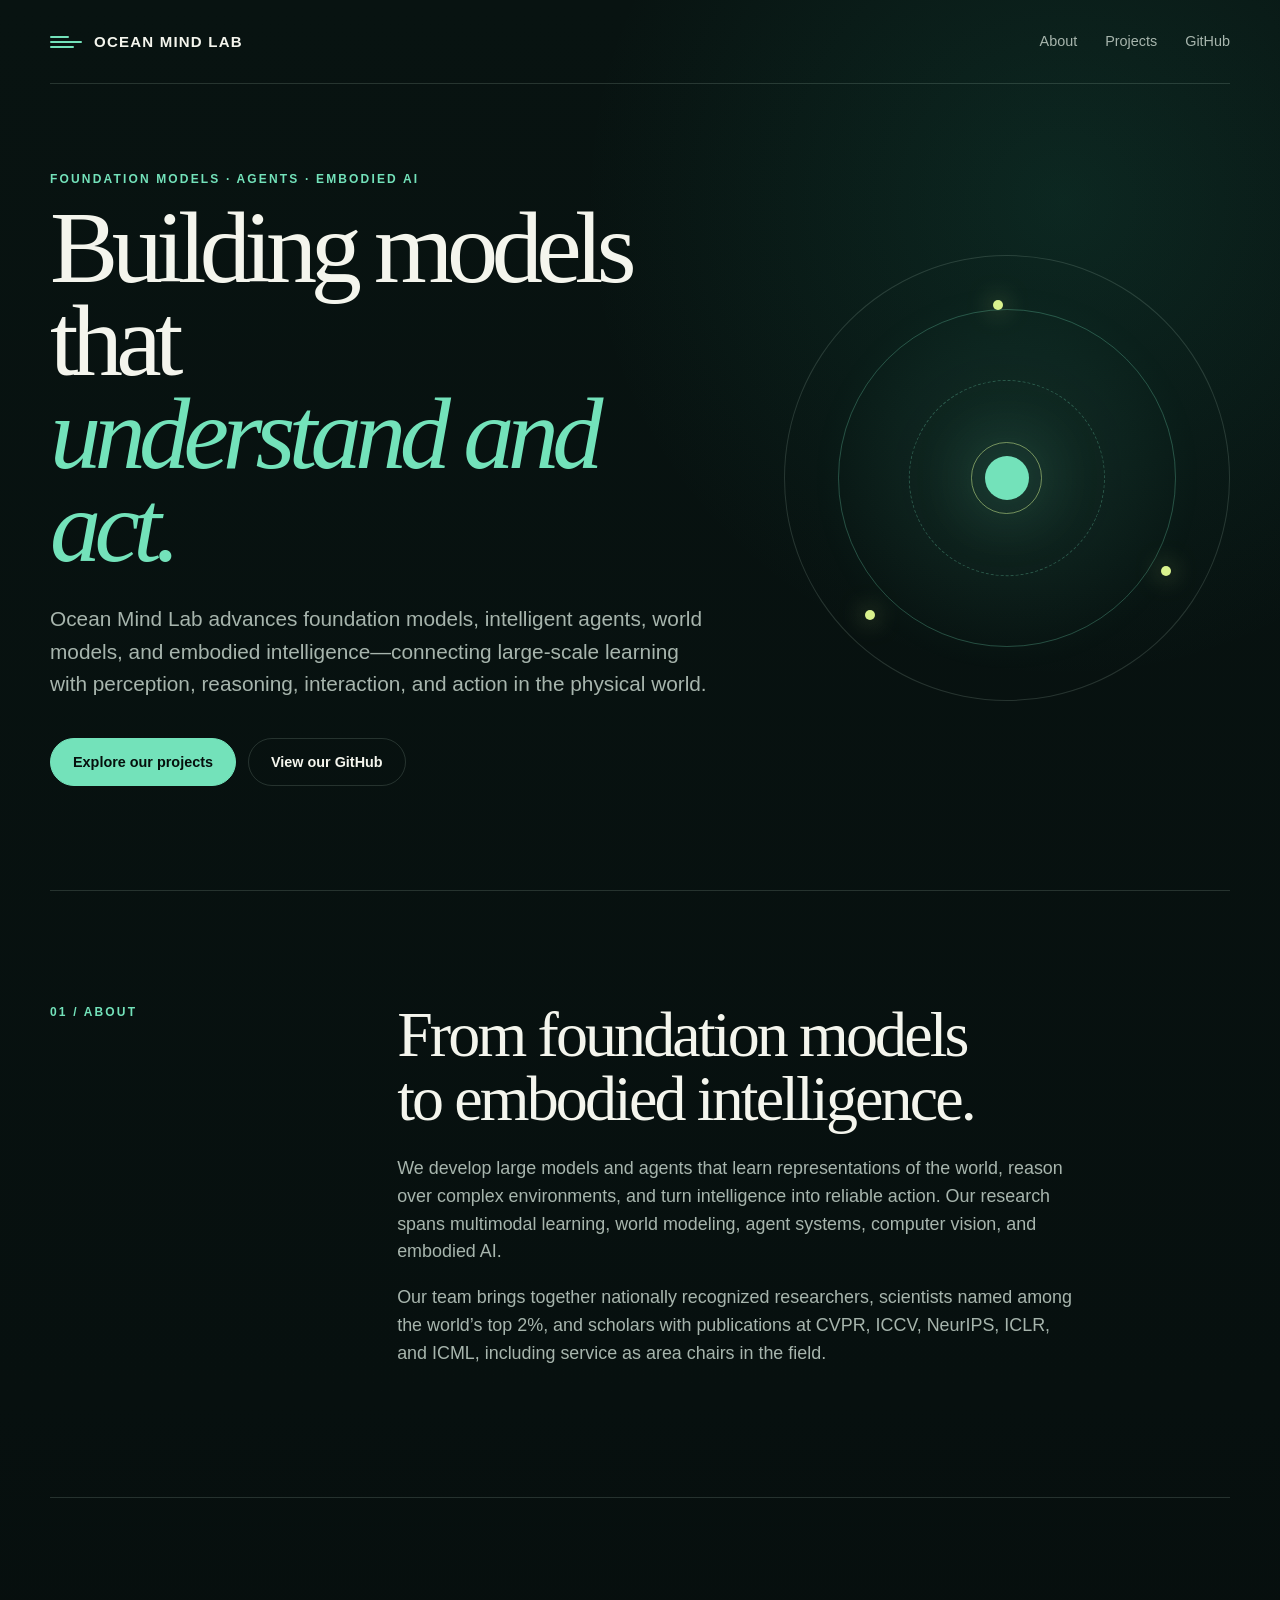
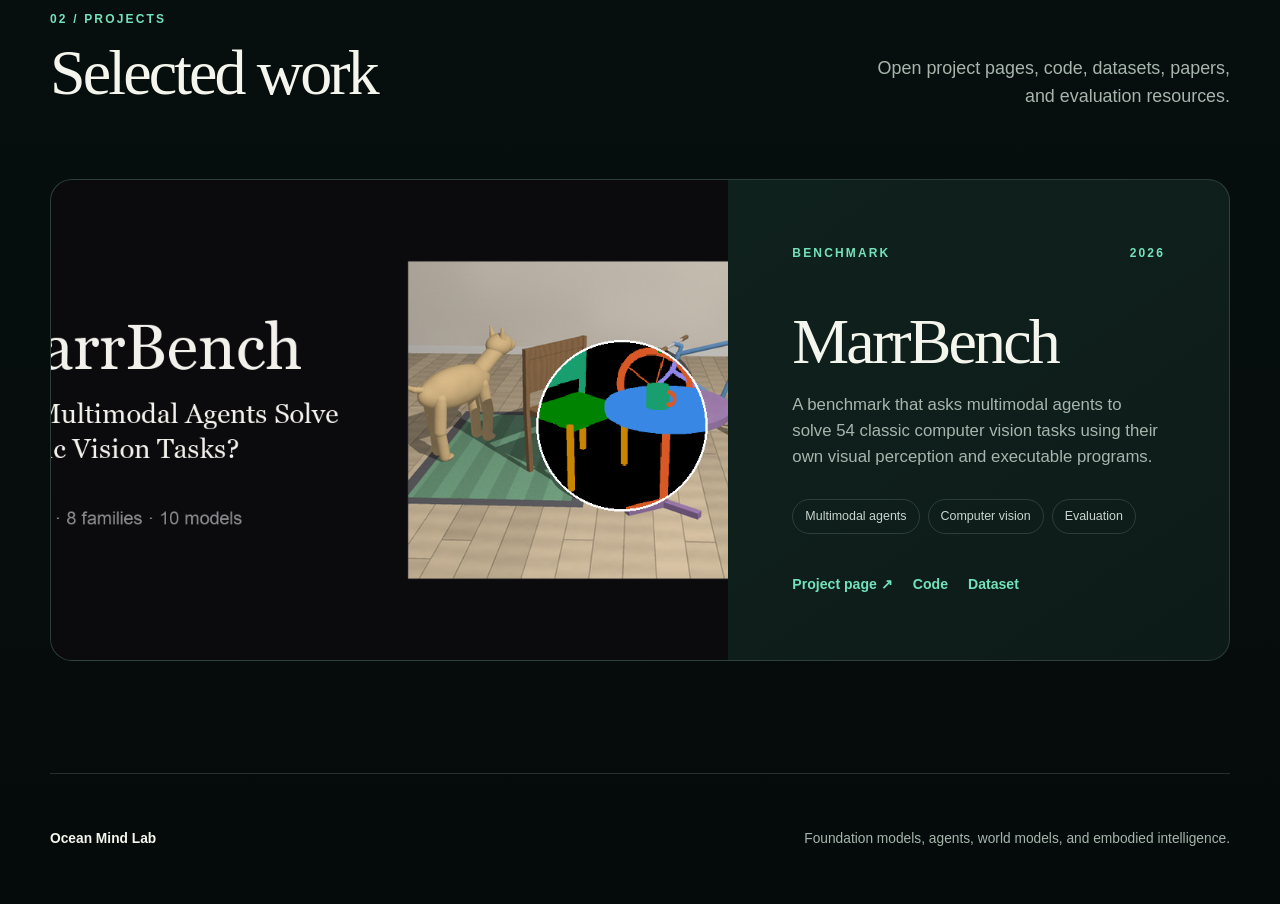
<file: index.html>
<!doctype html>
<html lang="en">
  <head>
    <meta charset="UTF-8" />
    <meta name="viewport" content="width=device-width, initial-scale=1" />
    <meta
      name="description"
      content="Ocean Mind Lab advances foundation models, intelligent agents, world models, and embodied intelligence."
    />
    <meta name="theme-color" content="#071412" />
    <meta property="og:type" content="website" />
    <meta property="og:title" content="Ocean Mind Lab" />
    <meta
      property="og:description"
      content="Research in foundation models, intelligent agents, world models, and embodied intelligence."
    />
    <meta property="og:url" content="https://ocean-mind-lab.github.io/" />
    <link rel="canonical" href="https://ocean-mind-lab.github.io/" />
    <link rel="icon" href="favicon.svg" type="image/svg+xml" />
    <link rel="stylesheet" href="styles.css" />
    <title>Ocean Mind Lab</title>
  </head>
  <body>
    <header class="site-header">
      <a class="brand" href="./" aria-label="Ocean Mind Lab home">
        <span class="brand-mark" aria-hidden="true"><i></i><i></i><i></i></span>
        <span>Ocean Mind Lab</span>
      </a>
      <nav aria-label="Primary navigation">
        <a href="#about">About</a>
        <a href="#projects">Projects</a>
        <a href="https://github.com/Ocean-Mind-Lab" target="_blank" rel="noreferrer">GitHub</a>
      </nav>
    </header>

    <main>
      <section class="hero" aria-labelledby="hero-title">
        <div class="hero-copy">
          <p class="eyebrow">Foundation Models · Agents · Embodied AI</p>
          <h1 id="hero-title">Building models that<br /><em>understand and act.</em></h1>
          <p class="hero-lede">
            Ocean Mind Lab advances foundation models, intelligent agents, world
            models, and embodied intelligence—connecting large-scale learning with
            perception, reasoning, interaction, and action in the physical world.
          </p>
          <div class="hero-actions">
            <a class="button button-primary" href="#projects">Explore our projects</a>
            <a class="button button-quiet" href="https://github.com/Ocean-Mind-Lab" target="_blank" rel="noreferrer">View our GitHub</a>
          </div>
        </div>
        <div class="hero-art" aria-hidden="true">
          <div class="orbit orbit-a"></div>
          <div class="orbit orbit-b"></div>
          <div class="orbit orbit-c"></div>
          <div class="core"><span></span></div>
          <span class="point point-a"></span>
          <span class="point point-b"></span>
          <span class="point point-c"></span>
        </div>
      </section>

      <section class="about section" id="about" aria-labelledby="about-title">
        <p class="section-index">01 / About</p>
        <div class="section-copy">
          <h2 id="about-title">From foundation models<br />to embodied intelligence.</h2>
          <p>
            We develop large models and agents that learn representations of the
            world, reason over complex environments, and turn intelligence into
            reliable action. Our research spans multimodal learning, world modeling,
            agent systems, computer vision, and embodied AI.
          </p>
          <p>
            Our team brings together nationally recognized researchers, scientists
            named among the world’s top 2%, and scholars with publications at CVPR,
            ICCV, NeurIPS, ICLR, and ICML, including service as area chairs in the field.
          </p>
        </div>
      </section>

      <section class="projects section" id="projects" aria-labelledby="projects-title">
        <div class="section-head">
          <div>
            <p class="section-index">02 / Projects</p>
            <h2 id="projects-title">Selected work</h2>
          </div>
          <p>Open project pages, code, datasets, papers, and evaluation resources.</p>
        </div>

        <article class="project-card">
          <a class="project-visual" href="projects/marrbench/" aria-label="Open the MarrBench project page">
            <img src="projects/marrbench/assets/og-card.png" alt="MarrBench project preview" />
          </a>
          <div class="project-copy">
            <p class="project-meta"><span>Benchmark</span><span>2026</span></p>
            <h3><a href="projects/marrbench/">MarrBench</a></h3>
            <p>
              A benchmark that asks multimodal agents to solve 54 classic computer
              vision tasks using their own visual perception and executable programs.
            </p>
            <ul class="tags" aria-label="MarrBench topics">
              <li>Multimodal agents</li>
              <li>Computer vision</li>
              <li>Evaluation</li>
            </ul>
            <div class="project-links">
              <a href="projects/marrbench/">Project page <span aria-hidden="true">↗</span></a>
              <a href="https://github.com/OceanMind-Lab/MarrBench" target="_blank" rel="noreferrer">Code</a>
              <a href="https://huggingface.co/datasets/OceanMind-Lab/MarrBench" target="_blank" rel="noreferrer">Dataset</a>
            </div>
          </div>
        </article>
      </section>
    </main>

    <footer>
      <p>Ocean Mind Lab</p>
      <p>Foundation models, agents, world models, and embodied intelligence.</p>
    </footer>
  </body>
</html>
</file>
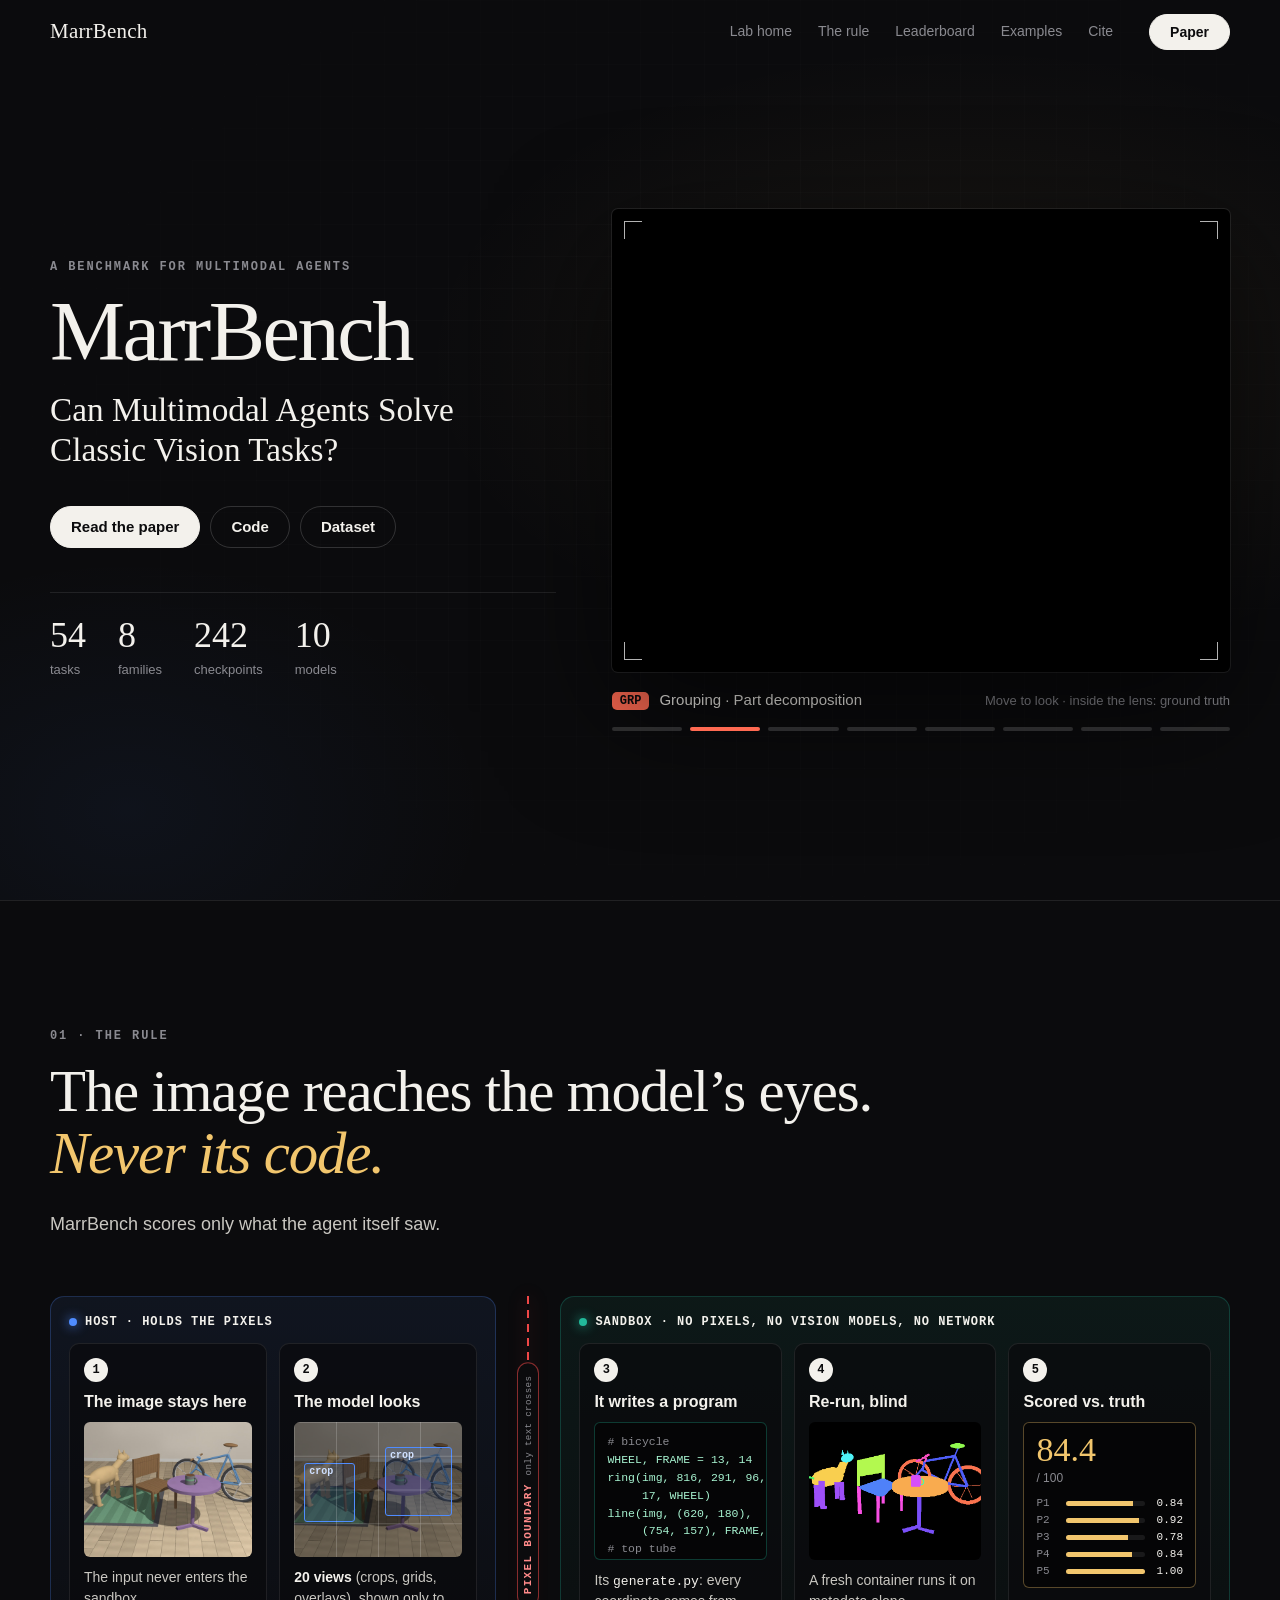
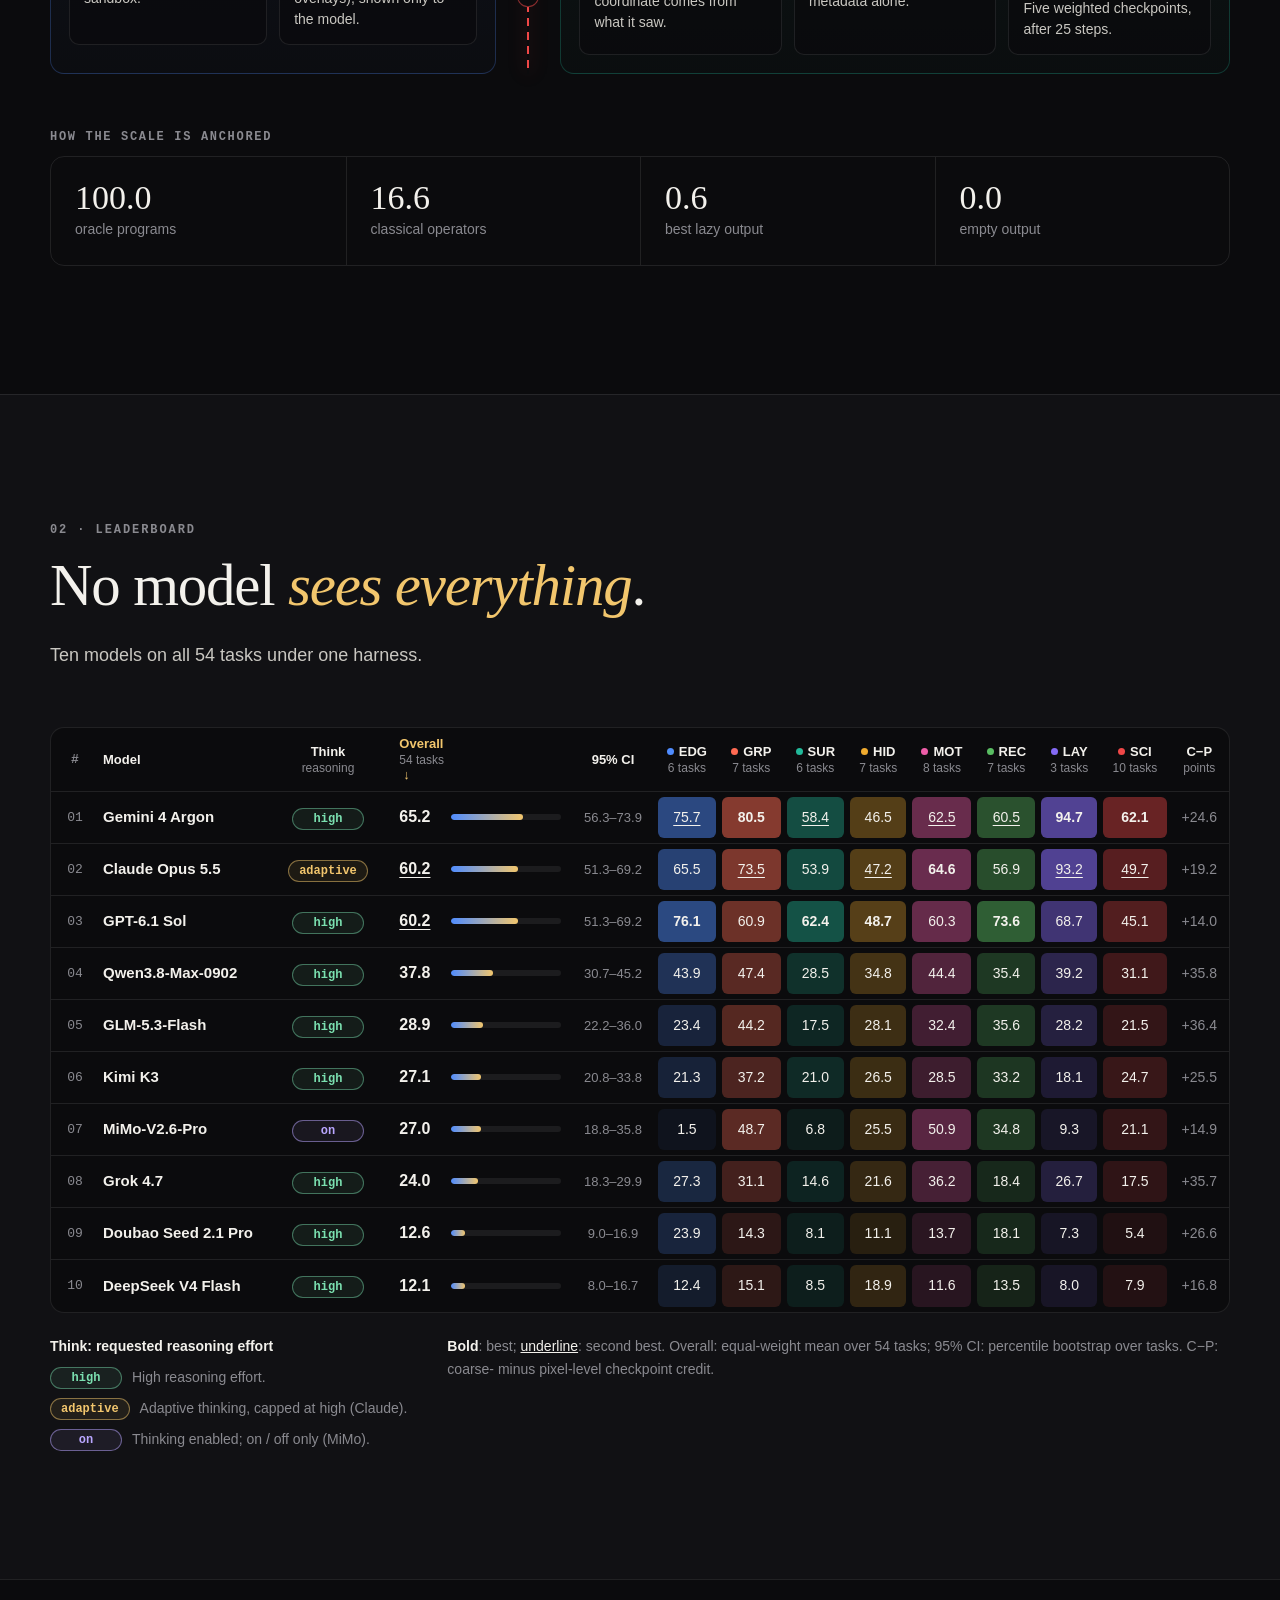
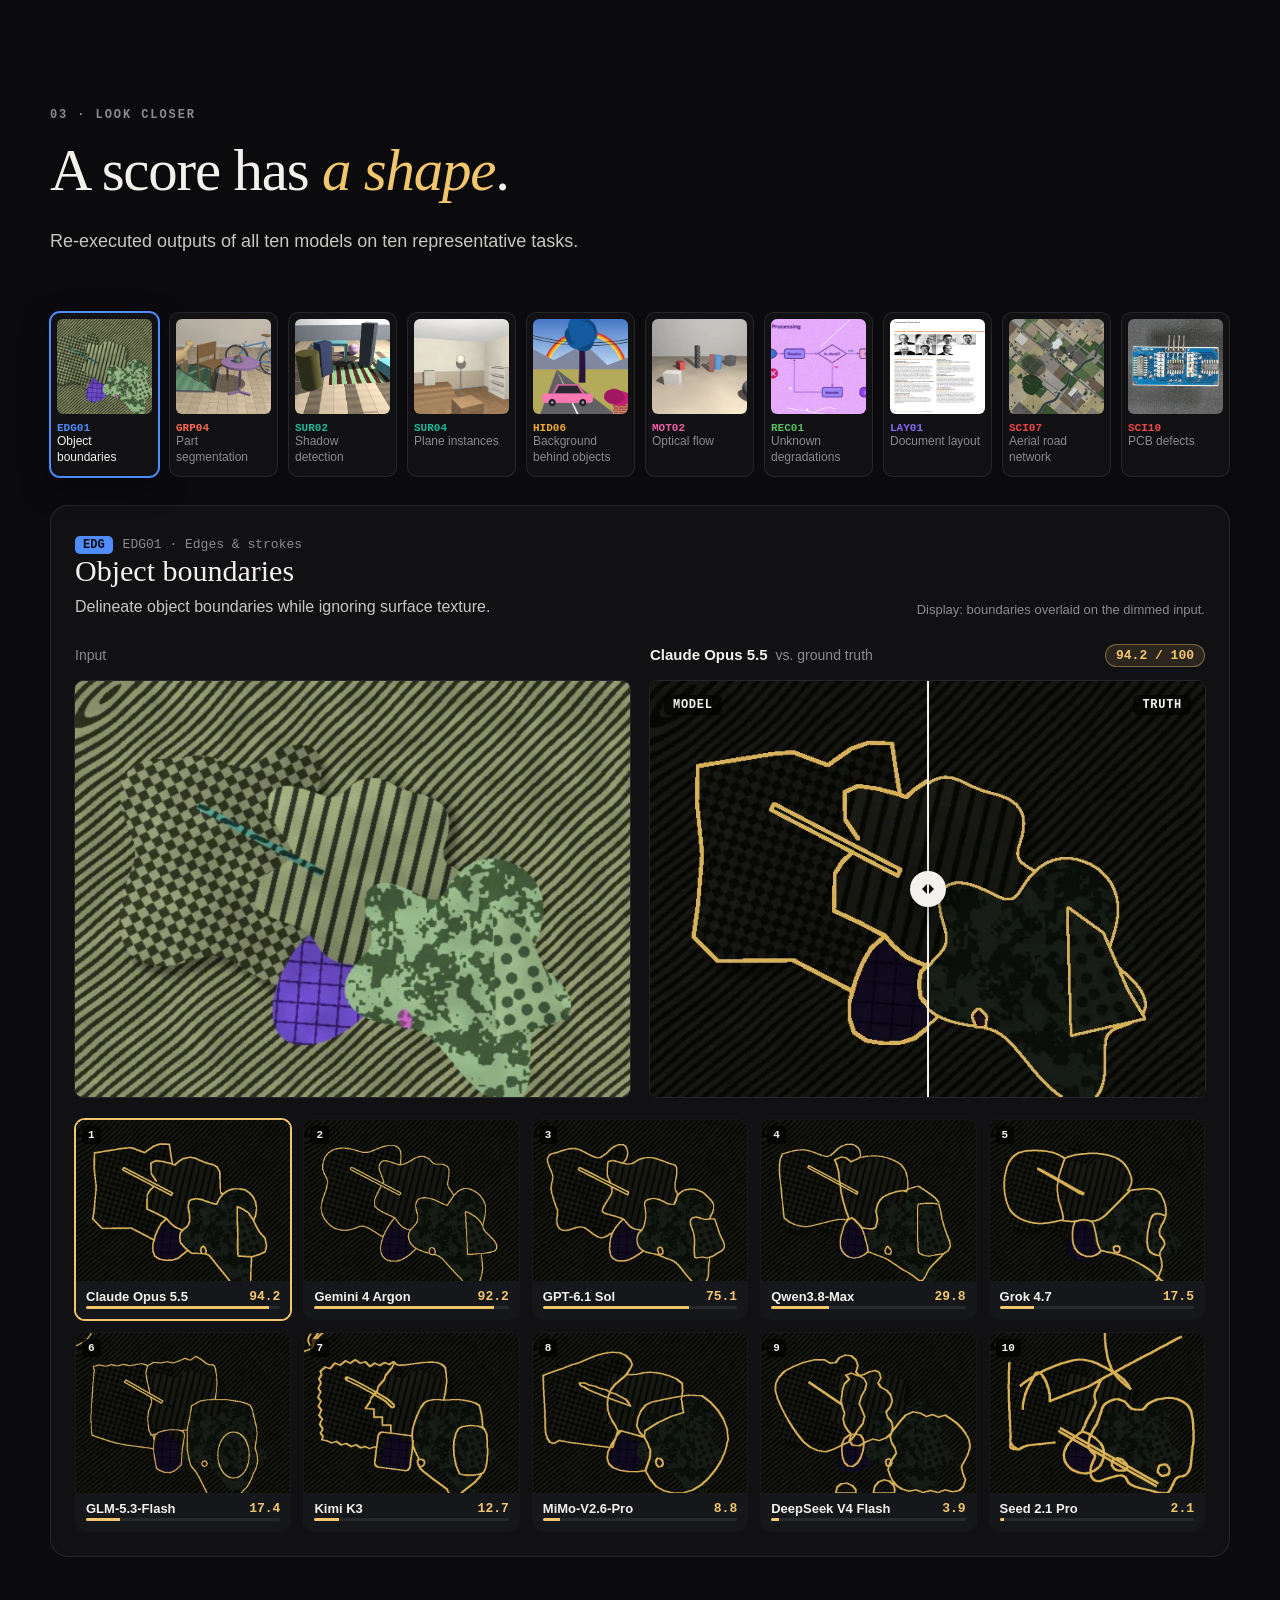
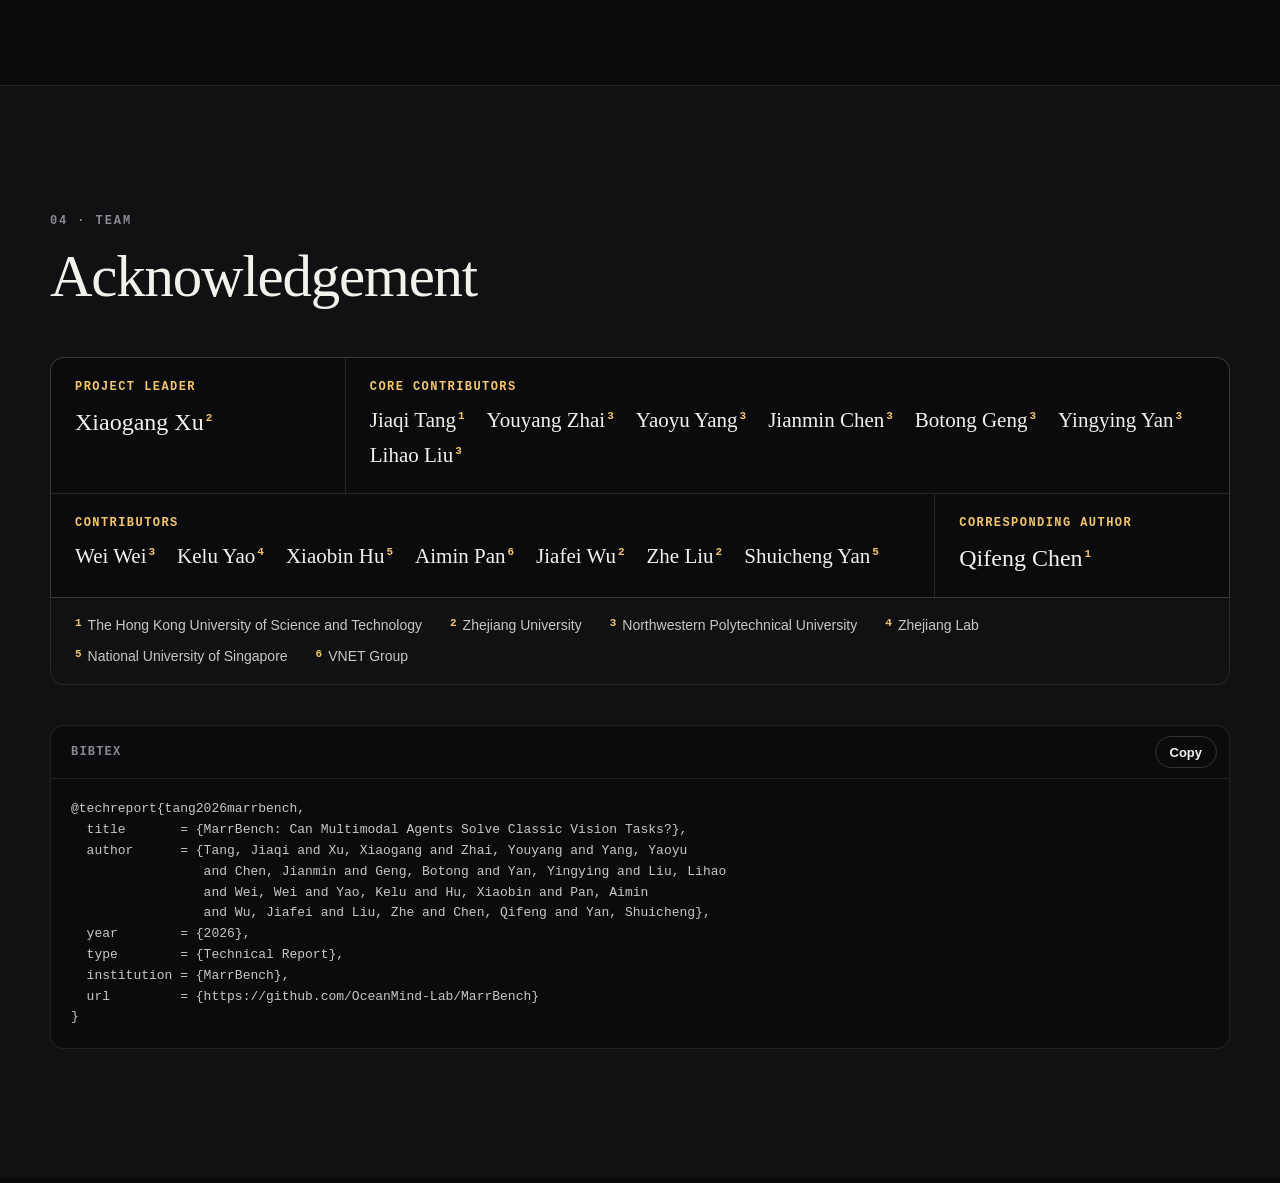
<file: projects/marrbench/index.html>
<!doctype html>
<html lang="en">
  <head>
    <meta charset="UTF-8" />
    <meta name="viewport" content="width=device-width, initial-scale=1" />
    <meta
      name="description"
      content="MarrBench: 54 classic vision tasks for multimodal agents. The image reaches only the model's vision encoder; the answer is drawn by a program re-executed without images."
    />
    <meta name="theme-color" content="#0a0a0c" />
    <meta property="og:type" content="website" />
    <meta property="og:title" content="MarrBench: Can Multimodal Agents Solve Classic Vision Tasks?" />
    <meta
      property="og:description"
      content="54 tasks in 8 families. Images reach only the vision encoder; programs are re-executed without images and scored against hidden ground truth."
    />
    <meta property="og:url" content="https://ocean-mind-lab.github.io/projects/marrbench/" />
    <meta property="og:image" content="https://ocean-mind-lab.github.io/projects/marrbench/assets/og-card.png" />
    <meta name="twitter:card" content="summary_large_image" />
    <link rel="canonical" href="https://ocean-mind-lab.github.io/projects/marrbench/" />
    <link rel="icon" href="../../favicon.svg" type="image/svg+xml" />
    <title>MarrBench: Can Multimodal Agents Solve Classic Vision Tasks?</title>
    <link rel="manifest" href="site.webmanifest" />
    <link rel="stylesheet" href="styles.css?v=20261112g" />
    <script src="data/benchmark.js?v=20261112g" defer></script>
    <script src="data/cases.js?v=20261112g" defer></script>
    <script src="app.js?v=20261112g" defer></script>
  </head>
  <body>
    <a class="skip-link" href="#main">Skip to content</a>

    <header class="topbar" data-topbar>
      <a class="wordmark" href="#top">MarrBench</a>
      <nav class="nav" aria-label="Sections">
        <a href="../../">Lab home</a>
        <a href="#rule">The rule</a>
        <a href="#leaderboard">Leaderboard</a>
        <a href="#examples">Examples</a>
        <a href="#citation">Cite</a>
      </nav>
      <a class="pill pill-light" href="assets/MarrBench_Report.pdf">Paper</a>
    </header>

    <main id="main">
      <!-- Hero: a real benchmark input, seen through a lens that reveals its ground truth. -->
      <section class="hero" id="top">
        <div class="hero-copy">
          <p class="kicker">A benchmark for multimodal agents</p>
          <h1>MarrBench</h1>
          <p class="tagline">Can Multimodal Agents Solve Classic Vision Tasks?</p>
          <div class="hero-actions">
            <a class="pill pill-light" href="assets/MarrBench_Report.pdf">Read the paper</a>
            <a class="pill" href="https://github.com/OceanMind-Lab/MarrBench" target="_blank" rel="noreferrer">Code</a>
            <a class="pill" href="https://huggingface.co/datasets/OceanMind-Lab/MarrBench" target="_blank" rel="noreferrer">Dataset</a>
          </div>
          <dl class="hero-stats">
            <div><dt>tasks</dt><dd data-count="54">54</dd></div>
            <div><dt>families</dt><dd data-count="8">8</dd></div>
            <div><dt>checkpoints</dt><dd data-count="242">242</dd></div>
            <div><dt>models</dt><dd data-count="10">10</dd></div>
          </dl>
        </div>

        <figure class="lens-stage" aria-label="Benchmark input with a lens that reveals its ground truth">
          <div class="lens-frame">
            <canvas id="lens" aria-hidden="true"></canvas>
            <span class="corner tl"></span><span class="corner tr"></span><span class="corner bl"></span><span class="corner br"></span>
          </div>
          <figcaption class="lens-caption">
            <span class="lens-tag" id="lens-tag">EDG</span>
            <span id="lens-name">Edges &amp; strokes</span>
            <span class="lens-hint">Move to look · inside the lens: ground truth</span>
          </figcaption>
          <div class="lens-dots" id="lens-dots" role="tablist" aria-label="Task family shown in the lens"></div>
        </figure>
      </section>

      <!-- The rule -->
      <section class="section" id="rule">
        <div class="wrap">
          <p class="eyebrow">01 · The rule</p>
          <h2 class="display">The image reaches the model’s eyes.<br /><em>Never its code.</em></h2>
          <p class="lede">
            MarrBench scores only what the agent itself saw.
          </p>

          <div class="flow">
            <div class="zone zone-host">
              <p class="zone-label"><i></i>Host · holds the pixels</p>
              <div class="zone-steps">
                <article class="step">
                  <span class="step-n">1</span>
                  <h3>The image stays here</h3>
                  <div class="step-art"><img src="assets/families/grp-input.png" alt="GRP04 input scene" loading="lazy" /></div>
                  <p>The input never enters the sandbox.</p>
                </article>
                <article class="step">
                  <span class="step-n">2</span>
                  <h3>The model looks</h3>
                  <div class="step-art step-views">
                    <img src="assets/families/grp-input.png" alt="" loading="lazy" />
                    <span class="view v1">crop</span><span class="view v2">crop</span><span class="view-grid"></span>
                  </div>
                  <p><b>20 views</b> (crops, grids, overlays), shown only to the model.</p>
                </article>
              </div>
            </div>

            <div class="boundary" aria-label="Pixel boundary: only text crosses">
              <span class="boundary-line"></span>
              <span class="boundary-tag">Pixel boundary<small>only text crosses</small></span>
            </div>

            <div class="zone zone-box">
              <p class="zone-label"><i></i>Sandbox · no pixels, no vision models, no network</p>
              <div class="zone-steps zone-steps-3">
                <article class="step">
                  <span class="step-n">3</span>
                  <h3>It writes a program</h3>
                  <pre class="step-code" aria-label="Excerpt of the model's generate.py"><code><i># bicycle</i>
WHEEL, FRAME = 13, 14
ring(img, 816, 291, 96, 90,
     17, WHEEL)
line(img, (620, 180),
     (754, 157), FRAME, 10)
<i># top tube</i></code></pre>
                  <p>Its <code>generate.py</code>: every coordinate comes from what it saw.</p>
                </article>
                <article class="step">
                  <span class="step-n">4</span>
                  <h3>Re-run, blind</h3>
                  <div class="step-art"><img src="assets/cases/grp04/opus55.png" alt="Re-executed part map" loading="lazy" /></div>
                  <p>A fresh container runs it on metadata alone.</p>
                </article>
                <article class="step step-score">
                  <span class="step-n">5</span>
                  <h3>Scored vs. truth</h3>
                  <div class="score-card">
                    <strong>84.4</strong><span>/ 100</span>
                    <ul id="cp-list" aria-label="Checkpoint credits"></ul>
                  </div>
                  <p>Five weighted checkpoints, after 25 steps.</p>
                </article>
              </div>
            </div>
          </div>

          <p class="calib-title">How the scale is anchored</p>
          <div class="calib" aria-label="Score calibration">
            <div><b>100.0</b><span>oracle programs</span></div>
            <div><b>16.6</b><span>classical operators</span></div>
            <div><b>0.6</b><span>best lazy output</span></div>
            <div><b>0.0</b><span>empty output</span></div>
          </div>
        </div>
      </section>

      <!-- Leaderboard -->
      <section class="section section-tint" id="leaderboard">
        <div class="wrap">
          <p class="eyebrow">02 · Leaderboard</p>
          <h2 class="display">No model <em>sees everything</em>.</h2>
          <p class="lede">
            Ten models on all 54 tasks under one harness.
          </p>

          <div class="board-shell">
            <table class="board" id="board">
              <thead></thead>
              <tbody></tbody>
            </table>
          </div>

          <div class="board-foot">
            <div class="think-legend" id="think-legend" aria-label="Think: requested reasoning effort"></div>
            <p>
              <b>Bold</b>: best; <u>underline</u>: second best. Overall: equal-weight mean over 54 tasks; 95% CI:
              percentile bootstrap over tasks. C−P: coarse- minus pixel-level checkpoint credit.
            </p>
          </div>
        </div>
      </section>

      <!-- Examples -->
      <section class="section" id="examples">
        <div class="wrap">
          <p class="eyebrow">03 · Look closer</p>
          <h2 class="display">A score has <em>a shape</em>.</h2>
          <p class="lede">
            Re-executed outputs of all ten models on ten representative tasks.
          </p>

          <div class="strip" id="case-strip" role="tablist" aria-label="Task"></div>

          <div class="viewer">
            <header class="viewer-head">
              <div>
                <p class="viewer-kicker"><span class="tag" id="case-tag"></span><span id="case-id"></span></p>
                <h3 id="case-title"></h3>
                <p id="case-desc"></p>
              </div>
              <p class="viewer-rule" id="case-rule"></p>
            </header>

            <div class="viewer-main">
              <figure class="viewer-input">
                <figcaption>Input</figcaption>
                <img id="case-input" alt="Task input" />
              </figure>
              <figure class="viewer-compare">
                <figcaption><b id="case-model"></b><span class="vs">vs. ground truth</span><span class="score-pill" id="case-score"></span></figcaption>
                <div class="split" id="case-split" data-split>
                  <img class="split-under" id="case-target" alt="Ground truth" />
                  <div class="split-over"><img id="case-output" alt="Model output" /><div class="no-output" id="case-empty">No valid program (score 0)</div></div>
                  <div class="split-handle" aria-hidden="true"><i></i></div>
                  <span class="split-label split-label-l">Model</span>
                  <span class="split-label split-label-r">Truth</span>
                  <input class="split-range" type="range" min="0" max="100" value="50" aria-label="Compare model output and ground truth" />
                </div>
              </figure>
            </div>

            <div class="model-grid" id="model-grid" role="tablist" aria-label="Model"></div>
          </div>
        </div>
      </section>

      <!-- Team and citation -->
      <section class="section section-tint" id="citation">
        <div class="wrap">
          <p class="eyebrow">04 · Team</p>
          <h2 class="display">Acknowledgement</h2>

          <div class="credits">
            <div class="credit-group credit-lead">
              <p class="role">Project leader</p>
              <p class="names"><span>Xiaogang Xu<sup>2</sup></span></p>
            </div>
            <div class="credit-group credit-core">
              <p class="role">Core contributors</p>
              <p class="names">
                <span>Jiaqi Tang<sup>1</sup></span><span>Youyang Zhai<sup>3</sup></span><span>Yaoyu Yang<sup>3</sup></span>
                <span>Jianmin Chen<sup>3</sup></span><span>Botong Geng<sup>3</sup></span><span>Yingying Yan<sup>3</sup></span>
                <span>Lihao Liu<sup>3</sup></span>
              </p>
            </div>
            <div class="credit-group credit-other">
              <p class="role">Contributors</p>
              <p class="names">
                <span>Wei Wei<sup>3</sup></span><span>Kelu Yao<sup>4</sup></span><span>Xiaobin Hu<sup>5</sup></span>
                <span>Aimin Pan<sup>6</sup></span><span>Jiafei Wu<sup>2</sup></span><span>Zhe Liu<sup>2</sup></span>
                <span>Shuicheng Yan<sup>5</sup></span>
              </p>
            </div>
            <div class="credit-group credit-corr">
              <p class="role">Corresponding author</p>
              <p class="names"><span>Qifeng Chen<sup>1</sup></span></p>
            </div>
          </div>

          <ol class="affils" aria-label="Affiliations">
            <li>The Hong Kong University of Science and Technology</li><li>Zhejiang University</li>
            <li>Northwestern Polytechnical University</li><li>Zhejiang Lab</li>
            <li>National University of Singapore</li><li>VNET Group</li>
          </ol>

          <div class="cite">
            <div class="cite-top">
              <span>BibTeX</span>
              <button type="button" class="pill pill-small" id="copy-cite">Copy</button>
            </div>
            <pre><code id="cite-code">@techreport{tang2026marrbench,
  title       = {MarrBench: Can Multimodal Agents Solve Classic Vision Tasks?},
  author      = {Tang, Jiaqi and Xu, Xiaogang and Zhai, Youyang and Yang, Yaoyu
                 and Chen, Jianmin and Geng, Botong and Yan, Yingying and Liu, Lihao
                 and Wei, Wei and Yao, Kelu and Hu, Xiaobin and Pan, Aimin
                 and Wu, Jiafei and Liu, Zhe and Chen, Qifeng and Yan, Shuicheng},
  year        = {2026},
  type        = {Technical Report},
  institution = {MarrBench},
  url         = {https://github.com/OceanMind-Lab/MarrBench}
}</code></pre>
          </div>
        </div>
      </section>
    </main>
  </body>
</html>
</file>
<file: styles.css>
:root {
  color-scheme: dark;
  --bg: #07100f;
  --panel: #0d1b18;
  --panel-2: #112520;
  --text: #f4f5ed;
  --muted: #a7b5ad;
  --line: rgba(196, 228, 212, 0.16);
  --mint: #73e2ba;
  --warm: #d9f28d;
  --max: 1180px;
}

* { box-sizing: border-box; }
html { scroll-behavior: smooth; }

body {
  margin: 0;
  min-width: 320px;
  background:
    radial-gradient(circle at 83% 8%, rgba(45, 190, 151, 0.12), transparent 30rem),
    linear-gradient(180deg, #081311 0%, var(--bg) 56%, #050b0a 100%);
  color: var(--text);
  font-family: Inter, ui-sans-serif, -apple-system, BlinkMacSystemFont, "Segoe UI", sans-serif;
  line-height: 1.55;
}

a { color: inherit; }

.site-header,
main,
footer {
  width: min(calc(100% - 40px), var(--max));
  margin-inline: auto;
}

.site-header {
  min-height: 84px;
  display: flex;
  align-items: center;
  justify-content: space-between;
  border-bottom: 1px solid var(--line);
}

.brand {
  display: inline-flex;
  align-items: center;
  gap: 12px;
  font-size: 0.94rem;
  font-weight: 700;
  letter-spacing: 0.08em;
  text-decoration: none;
  text-transform: uppercase;
}

.brand-mark {
  width: 32px;
  height: 24px;
  display: grid;
  align-content: center;
  gap: 3px;
}

.brand-mark i {
  display: block;
  height: 2px;
  border-radius: 99px;
  background: var(--mint);
}

.brand-mark i:nth-child(1) { width: 60%; }
.brand-mark i:nth-child(2) { width: 100%; }
.brand-mark i:nth-child(3) { width: 76%; }

nav { display: flex; gap: 28px; }

nav a {
  color: var(--muted);
  font-size: 0.9rem;
  text-decoration: none;
}

nav a:hover,
nav a:focus-visible { color: var(--text); }

.hero {
  min-height: 690px;
  display: grid;
  grid-template-columns: minmax(0, 1.2fr) minmax(320px, 0.8fr);
  align-items: center;
  gap: 64px;
  padding: 86px 0 104px;
  border-bottom: 1px solid var(--line);
}

.eyebrow,
.section-index,
.project-meta {
  color: var(--mint);
  font-size: 0.75rem;
  font-weight: 700;
  letter-spacing: 0.18em;
  text-transform: uppercase;
}

h1, h2, h3, p { margin-top: 0; }

h1 {
  max-width: 820px;
  margin-bottom: 30px;
  font-family: Georgia, "Times New Roman", serif;
  font-size: clamp(4rem, 8vw, 7.7rem);
  font-weight: 400;
  letter-spacing: -0.065em;
  line-height: 0.91;
}

h1 em { color: var(--mint); font-weight: 400; }

.hero-lede {
  max-width: 680px;
  color: var(--muted);
  font-size: clamp(1.05rem, 1.7vw, 1.3rem);
}

.hero-actions {
  display: flex;
  flex-wrap: wrap;
  gap: 12px;
  margin-top: 38px;
}

.button {
  display: inline-flex;
  align-items: center;
  min-height: 48px;
  padding: 0 22px;
  border: 1px solid var(--line);
  border-radius: 999px;
  font-size: 0.9rem;
  font-weight: 700;
  text-decoration: none;
}

.button-primary { border-color: var(--mint); background: var(--mint); color: #06100d; }
.button-quiet:hover, .button-quiet:focus-visible { border-color: var(--mint); }

.hero-art {
  position: relative;
  aspect-ratio: 1;
  border: 1px solid var(--line);
  border-radius: 50%;
  background: radial-gradient(circle, rgba(115, 226, 186, 0.09), transparent 62%);
}

.orbit, .core, .point { position: absolute; border-radius: 50%; }
.orbit { inset: 12%; border: 1px solid rgba(115, 226, 186, 0.28); }
.orbit-b { inset: 28%; border-style: dashed; transform: rotate(24deg); }
.orbit-c { inset: 42%; border-color: rgba(217, 242, 141, 0.5); }

.core {
  inset: 45%;
  display: grid;
  place-items: center;
  background: var(--mint);
  box-shadow: 0 0 70px rgba(115, 226, 186, 0.42);
}

.point {
  width: 10px;
  height: 10px;
  background: var(--warm);
  box-shadow: 0 0 24px rgba(217, 242, 141, 0.7);
}

.point-a { top: 10%; left: 47%; }
.point-b { right: 13%; bottom: 28%; }
.point-c { left: 18%; bottom: 18%; }

.section { padding: 112px 0; border-bottom: 1px solid var(--line); }
.about { display: grid; grid-template-columns: 0.34fr 1fr; gap: 64px; }

.section-copy h2,
.section-head h2 {
  margin-bottom: 24px;
  font-family: Georgia, "Times New Roman", serif;
  font-size: clamp(2.8rem, 5vw, 5.1rem);
  font-weight: 400;
  letter-spacing: -0.045em;
  line-height: 1;
}

.section-copy p,
.section-head > p {
  max-width: 680px;
  color: var(--muted);
  font-size: 1.12rem;
}

.section-head {
  display: flex;
  align-items: end;
  justify-content: space-between;
  gap: 40px;
  margin-bottom: 50px;
}

.section-head > p { max-width: 380px; text-align: right; }

.project-card {
  display: grid;
  grid-template-columns: minmax(0, 1.15fr) minmax(330px, 0.85fr);
  overflow: hidden;
  border: 1px solid var(--line);
  border-radius: 22px;
  background: linear-gradient(145deg, var(--panel-2), var(--panel));
}

.project-visual {
  min-height: 430px;
  display: flex;
  align-items: center;
  justify-content: center;
  overflow: hidden;
  background: #09090b;
}

.project-visual img {
  width: 100%;
  height: 100%;
  object-fit: cover;
  transition: transform 500ms ease;
}

.project-visual:hover img { transform: scale(1.025); }
.project-copy { padding: clamp(34px, 5vw, 66px); }

.project-meta {
  display: flex;
  justify-content: space-between;
  margin-bottom: 48px;
}

.project-copy h3 {
  margin-bottom: 18px;
  font-family: Georgia, "Times New Roman", serif;
  font-size: clamp(2.8rem, 5vw, 4.8rem);
  font-weight: 400;
  letter-spacing: -0.045em;
  line-height: 1;
}

.project-copy h3 a { text-decoration: none; }
.project-copy > p:not(.project-meta) { color: var(--muted); font-size: 1.05rem; }

.tags {
  display: flex;
  flex-wrap: wrap;
  gap: 8px;
  padding: 0;
  margin: 28px 0 40px;
  list-style: none;
}

.tags li {
  padding: 7px 12px;
  border: 1px solid var(--line);
  border-radius: 999px;
  color: #c9d5ce;
  font-size: 0.78rem;
}

.project-links { display: flex; flex-wrap: wrap; gap: 20px; }

.project-links a {
  color: var(--mint);
  font-size: 0.88rem;
  font-weight: 700;
  text-decoration: none;
}

.project-links a:hover,
.project-links a:focus-visible { text-decoration: underline; }

footer {
  min-height: 130px;
  display: flex;
  align-items: center;
  justify-content: space-between;
  gap: 30px;
  color: var(--muted);
  font-size: 0.86rem;
}

footer p { margin: 0; }
footer p:first-child { color: var(--text); font-weight: 700; }

@media (max-width: 860px) {
  nav a:not(:last-child) { display: none; }
  .hero { min-height: auto; grid-template-columns: 1fr; padding: 72px 0 88px; }
  .hero-art { width: min(520px, 88vw); justify-self: center; }
  .about, .project-card { grid-template-columns: 1fr; }
  .section-head { align-items: start; flex-direction: column; }
  .section-head > p { text-align: left; }
  .project-visual { min-height: 280px; }
}

@media (max-width: 560px) {
  .site-header, main, footer { width: min(calc(100% - 28px), var(--max)); }
  .site-header { min-height: 70px; }
  .brand { font-size: 0.8rem; }
  h1 { font-size: clamp(3.35rem, 18vw, 5rem); }
  .hero { gap: 48px; }
  .section { padding: 82px 0; }
  .about { gap: 26px; }
  .project-copy { padding: 30px 24px 36px; }
  .project-meta { margin-bottom: 30px; }
  footer { align-items: start; flex-direction: column; justify-content: center; }
}

@media (prefers-reduced-motion: reduce) {
  html { scroll-behavior: auto; }
  *, *::before, *::after { transition: none !important; }
}
</file>
<file: projects/marrbench/styles.css>
/* MarrBench project page.
   Art direction: a dark viewing room. The benchmark's own inputs and ground-truth maps are the artwork;
   type is a large serif for statements and a quiet sans for reading. */

:root {
  --bg: #0b0b0d;
  --bg-2: #111114;
  --panel: #16171b;
  --line: rgba(255, 255, 255, 0.09);
  --line-2: rgba(255, 255, 255, 0.16);
  --ink: #f3f1ec;
  --text: #c9c7c1;
  --muted: #8a8a90;
  --accent: #f2c66d;
  --serif: ui-serif, "New York", "Iowan Old Style", "Palatino Linotype", Georgia, serif;
  --sans: -apple-system, BlinkMacSystemFont, "Segoe UI", Inter, Roboto, "Helvetica Neue", Arial, sans-serif;
  --mono: ui-monospace, SFMono-Regular, Menlo, Consolas, monospace;
  --r: 14px;
}

* {
  box-sizing: border-box;
}

html {
  scroll-behavior: smooth;
  scroll-padding-top: 72px;
}

body {
  margin: 0;
  background: var(--bg);
  color: var(--text);
  font: 16px/1.65 var(--sans);
  -webkit-font-smoothing: antialiased;
}

img {
  display: block;
  max-width: 100%;
}

a {
  color: inherit;
  text-decoration: none;
}

h1,
h2,
h3 {
  margin: 0;
  color: var(--ink);
  font-weight: 400;
}

em {
  font-style: italic;
  color: var(--accent);
}

.wrap {
  width: min(1180px, 100% - 48px);
  margin: 0 auto;
}

.muted {
  color: var(--muted);
}

.skip-link {
  position: absolute;
  left: -999px;
}

.skip-link:focus {
  left: 12px;
  top: 12px;
  z-index: 20;
  padding: 8px 12px;
  background: var(--ink);
  color: var(--bg);
  border-radius: 8px;
}

:focus-visible {
  outline: 2px solid var(--accent);
  outline-offset: 3px;
}

/* Buttons ------------------------------------------------------------------ */

.pill {
  display: inline-flex;
  align-items: center;
  height: 42px;
  padding: 0 20px;
  border: 1px solid var(--line-2);
  border-radius: 999px;
  background: transparent;
  color: var(--ink);
  font: 600 15px var(--sans);
  cursor: pointer;
  transition: background 0.2s, border-color 0.2s, color 0.2s;
}

.pill:hover {
  border-color: var(--ink);
}

.pill-light {
  background: var(--ink);
  border-color: var(--ink);
  color: var(--bg);
}

.pill-light:hover {
  background: #fff;
}

.pill-small {
  height: 32px;
  padding: 0 14px;
  font-size: 13px;
}

/* Top bar -------------------------------------------------------------------- */

.topbar {
  position: fixed;
  inset: 0 0 auto;
  z-index: 10;
  display: flex;
  align-items: center;
  gap: 24px;
  height: 64px;
  padding: 0 max(24px, calc((100% - 1180px) / 2));
  transition: background 0.3s, border-color 0.3s;
  border-bottom: 1px solid transparent;
}

.topbar.is-solid {
  background: rgba(11, 11, 13, 0.82);
  backdrop-filter: blur(14px);
  border-color: var(--line);
}

.wordmark {
  font: 500 21px var(--serif);
  color: var(--ink);
  letter-spacing: 0.01em;
}

.nav {
  display: flex;
  gap: 2px;
  margin-left: auto;
}

.nav a {
  padding: 6px 12px;
  border-radius: 999px;
  font-size: 14px;
  color: var(--muted);
  transition: color 0.2s, background 0.2s;
}

.nav a:hover,
.nav a.is-active {
  color: var(--ink);
  background: rgba(255, 255, 255, 0.06);
}

.topbar .pill {
  height: 36px;
  font-size: 14px;
}

/* Hero ------------------------------------------------------------------------ */

.hero {
  position: relative;
  display: grid;
  grid-template-columns: minmax(0, 0.9fr) minmax(0, 1.1fr);
  align-items: center;
  gap: 56px;
  min-height: 100vh;
  padding: 104px max(24px, calc((100% - 1180px) / 2)) 64px;
  background:
    radial-gradient(60% 50% at 75% 40%, rgba(242, 198, 109, 0.07), transparent 70%),
    radial-gradient(40% 40% at 10% 90%, rgba(79, 140, 255, 0.06), transparent 70%);
}

.hero::before {
  /* faint pixel grid */
  content: "";
  position: absolute;
  inset: 0;
  background-image:
    linear-gradient(rgba(255, 255, 255, 0.025) 1px, transparent 1px),
    linear-gradient(90deg, rgba(255, 255, 255, 0.025) 1px, transparent 1px);
  background-size: 32px 32px;
  mask-image: radial-gradient(70% 70% at 60% 45%, #000, transparent);
  pointer-events: none;
}

.hero-copy {
  position: relative;
}

.kicker,
.eyebrow {
  margin: 0 0 18px;
  font: 600 12px var(--mono);
  letter-spacing: 0.16em;
  text-transform: uppercase;
  color: var(--muted);
}

.hero h1 {
  font: 400 clamp(56px, 6.6vw, 96px) / 0.95 var(--serif);
  letter-spacing: -0.03em;
}

.tagline {
  margin: 18px 0 36px;
  font: 400 clamp(24px, 2.6vw, 34px) / 1.2 var(--serif);
  color: var(--ink);
}

.hero-actions {
  display: flex;
  flex-wrap: wrap;
  gap: 10px;
}

.hero-stats {
  display: grid;
  grid-template-columns: repeat(4, auto);
  justify-content: start;
  gap: 32px;
  margin: 44px 0 0;
  padding-top: 24px;
  border-top: 1px solid var(--line);
}

.hero-stats div {
  display: flex;
  flex-direction: column-reverse;
}

.hero-stats dd {
  margin: 0;
  font: 400 36px/1 var(--serif);
  color: var(--ink);
  font-variant-numeric: tabular-nums;
}

.hero-stats dt {
  margin-top: 6px;
  font-size: 13px;
  color: var(--muted);
}

.lens-stage {
  position: relative;
  margin: 0;
}

.lens-frame {
  position: relative;
  aspect-ratio: 4 / 3;
  border-radius: 6px;
  overflow: hidden;
  background: #000;
  box-shadow: 0 40px 120px rgba(0, 0, 0, 0.6), 0 0 0 1px var(--line);
  cursor: none;
  touch-action: none;
}

.lens-frame canvas {
  width: 100%;
  height: 100%;
  display: block;
}

.corner {
  position: absolute;
  width: 18px;
  height: 18px;
  border: 0 solid rgba(255, 255, 255, 0.7);
  pointer-events: none;
}

.corner.tl { top: 12px; left: 12px; border-width: 1.5px 0 0 1.5px; }
.corner.tr { top: 12px; right: 12px; border-width: 1.5px 1.5px 0 0; }
.corner.bl { bottom: 12px; left: 12px; border-width: 0 0 1.5px 1.5px; }
.corner.br { bottom: 12px; right: 12px; border-width: 0 1.5px 1.5px 0; }

.lens-caption {
  display: flex;
  align-items: center;
  gap: 10px;
  margin-top: 16px;
  font-size: 15px;
  color: var(--ink);
}

.lens-tag,
.tag {
  padding: 2px 8px;
  border-radius: 5px;
  font: 700 12px var(--mono);
  color: #0b0b0d;
  background: var(--accent);
}

.lens-hint {
  margin-left: auto;
  font-size: 13px;
  color: var(--muted);
}

.lens-dots {
  display: flex;
  gap: 8px;
  margin-top: 14px;
}

.lens-dots button {
  flex: 1;
  height: 4px;
  padding: 0;
  border: 0;
  border-radius: 2px;
  background: rgba(255, 255, 255, 0.14);
  cursor: pointer;
  position: relative;
}

.lens-dots button::after {
  /* larger hit area */
  content: "";
  position: absolute;
  inset: -10px 0;
}

.lens-dots button[aria-selected="true"] {
  background: var(--c, var(--accent));
}

/* Sections ------------------------------------------------------------------- */

.section {
  padding: 128px 0;
  border-top: 1px solid var(--line);
}

.section-tint {
  background: var(--bg-2);
}

.display {
  max-width: 900px;
  font: 400 clamp(36px, 4.6vw, 60px) / 1.06 var(--serif);
  letter-spacing: -0.02em;
}

.lede {
  max-width: 680px;
  margin: 24px 0 56px;
  font-size: 18px;
}

/* Reveal on scroll */
.reveal {
  opacity: 0;
  transform: translateY(18px);
  transition: opacity 0.8s ease, transform 0.8s ease;
}

.reveal.is-in {
  opacity: 1;
  transform: none;
}

/* The rule ---------------------------------------------------------------------- */

.lede b {
  color: var(--ink);
  font-weight: 600;
}

.flow {
  display: grid;
  grid-template-columns: minmax(0, 2fr) 64px minmax(0, 3fr);
  align-items: stretch;
}

.zone {
  padding: 18px;
  border-radius: var(--r);
  border: 1px solid var(--line);
}

.zone-host {
  background: linear-gradient(180deg, rgba(79, 140, 255, 0.08), rgba(79, 140, 255, 0.02));
  border-color: rgba(79, 140, 255, 0.25);
}

.zone-box {
  background: linear-gradient(180deg, rgba(34, 185, 154, 0.08), rgba(34, 185, 154, 0.02));
  border-color: rgba(34, 185, 154, 0.25);
}

.zone-label {
  display: flex;
  align-items: center;
  gap: 8px;
  margin: 0 0 14px;
  font: 600 12px var(--mono);
  letter-spacing: 0.08em;
  text-transform: uppercase;
  color: var(--ink);
}

.zone-label i {
  width: 8px;
  height: 8px;
  border-radius: 50%;
  background: #4f8cff;
  box-shadow: 0 0 12px #4f8cff;
}

.zone-box .zone-label i {
  background: #22b99a;
  box-shadow: 0 0 12px #22b99a;
}

.zone-steps {
  display: grid;
  grid-template-columns: repeat(2, minmax(0, 1fr));
  gap: 12px;
}

.zone-steps-3 {
  grid-template-columns: repeat(3, minmax(0, 1fr));
}

.step {
  display: flex;
  flex-direction: column;
  padding: 14px;
  border-radius: 10px;
  background: rgba(11, 11, 13, 0.72);
  border: 1px solid var(--line);
}

.step-n {
  display: grid;
  place-items: center;
  width: 24px;
  height: 24px;
  margin-bottom: 10px;
  border-radius: 50%;
  background: var(--ink);
  color: var(--bg);
  font: 700 12px var(--mono);
}

.step h3 {
  margin-bottom: 10px;
  font: 600 16px/1.3 var(--sans);
}

.step-art {
  position: relative;
  aspect-ratio: 5 / 4;
  overflow: hidden;
  border-radius: 6px;
  background: #000;
}

.step-art img {
  width: 100%;
  height: 100%;
  object-fit: cover;
}

.step-views img {
  filter: brightness(0.55);
}

.view {
  position: absolute;
  padding: 0 4px;
  border: 1.5px solid #4f8cff;
  border-radius: 3px;
  background: rgba(79, 140, 255, 0.12);
  font: 600 10px/16px var(--mono);
  color: #cfe0ff;
}

.view.v1 { left: 54%; top: 18%; width: 40%; height: 52%; }
.view.v2 { left: 6%; top: 30%; width: 30%; height: 44%; }

.view-grid {
  position: absolute;
  inset: 0;
  background-image:
    linear-gradient(rgba(255, 255, 255, 0.18) 1px, transparent 1px),
    linear-gradient(90deg, rgba(255, 255, 255, 0.18) 1px, transparent 1px);
  background-size: 25% 25%;
}

.step p {
  margin: 10px 0 0;
  font-size: 14px;
  line-height: 1.5;
  color: var(--text);
}

.step p b,
.step p code {
  color: var(--ink);
}

.step p code {
  font: 13px var(--mono);
}

.step-code {
  flex: none;
  aspect-ratio: 5 / 4;
  margin: 0;
  padding: 10px 12px;
  overflow: hidden;
  border-radius: 6px;
  background: #050506;
  border: 1px solid rgba(34, 185, 154, 0.3);
  font: 11.5px/1.55 var(--mono);
  color: #a7f3d0;
}

.step-code i {
  font-style: normal;
  color: var(--muted);
}

.score-card {
  aspect-ratio: 5 / 4;
  display: flex;
  flex-direction: column;
  padding: 10px 12px;
  border-radius: 6px;
  background: #050506;
  border: 1px solid rgba(242, 198, 109, 0.35);
}

.score-card strong {
  font: 400 34px/1 var(--serif);
  color: var(--accent);
}

.score-card > span {
  margin: 2px 0 8px;
  font-size: 12px;
  color: var(--muted);
}

.score-card ul {
  display: grid;
  gap: 5px;
  margin: auto 0 0;
  padding: 0;
  list-style: none;
}

.score-card li {
  display: grid;
  grid-template-columns: 24px 1fr 32px;
  align-items: center;
  gap: 6px;
  font: 11px var(--mono);
  color: var(--muted);
}

.score-card li i {
  height: 5px;
  border-radius: 3px;
  background: rgba(255, 255, 255, 0.08);
  overflow: hidden;
}

.score-card li i b {
  display: block;
  height: 100%;
  background: var(--accent);
}

.score-card li em {
  font-style: normal;
  color: var(--ink);
  text-align: right;
}

.boundary {
  position: relative;
  display: flex;
  justify-content: center;
}

.boundary-line {
  width: 2px;
  height: 100%;
  background: repeating-linear-gradient(180deg, #ef4747 0 8px, transparent 8px 14px);
  box-shadow: 0 0 18px rgba(239, 71, 71, 0.35);
}

.boundary-tag {
  position: absolute;
  top: 50%;
  left: 50%;
  transform: translate(-50%, -50%) rotate(-90deg);
  padding: 4px 12px;
  border-radius: 999px;
  background: var(--bg);
  border: 1px solid rgba(239, 71, 71, 0.55);
  white-space: nowrap;
  font: 700 11px var(--mono);
  letter-spacing: 0.12em;
  text-transform: uppercase;
  color: #ff8a8a;
}

.boundary-tag small {
  margin-left: 8px;
  font-weight: 400;
  letter-spacing: 0.04em;
  text-transform: none;
  color: var(--muted);
}

.calib-title {
  margin: 56px 0 12px;
  font: 600 12px var(--mono);
  letter-spacing: 0.14em;
  text-transform: uppercase;
  color: var(--muted);
}

.calib {
  display: grid;
  grid-template-columns: repeat(4, 1fr);
  margin-top: 0;
  border: 1px solid var(--line);
  border-radius: var(--r);
}

.calib div {
  padding: 22px 24px;
}

.calib div + div {
  border-left: 1px solid var(--line);
}

.calib b {
  display: block;
  font: 400 34px/1.1 var(--serif);
  color: var(--ink);
}

.calib span {
  font-size: 14px;
  color: var(--muted);
}

/* Split comparison (shared) */

.split {
  position: relative;
  --pos: 50%;
  aspect-ratio: 4 / 3;
  border-radius: 8px;
  overflow: hidden;
  background: #000;
  box-shadow: 0 0 0 1px var(--line);
  user-select: none;
}

.split img {
  position: absolute;
  inset: 0;
  width: 100%;
  height: 100%;
  object-fit: contain;
}

.split-over {
  position: absolute;
  inset: 0;
  clip-path: inset(0 calc(100% - var(--pos)) 0 0);
}

.split-handle {
  position: absolute;
  top: 0;
  bottom: 0;
  left: var(--pos);
  width: 2px;
  transform: translateX(-1px);
  background: var(--ink);
  pointer-events: none;
}

.split-handle i {
  position: absolute;
  top: 50%;
  left: 50%;
  width: 36px;
  height: 36px;
  transform: translate(-50%, -50%);
  border-radius: 50%;
  background: var(--ink);
  box-shadow: 0 6px 24px rgba(0, 0, 0, 0.5);
}

.split-handle i::before,
.split-handle i::after {
  content: "";
  position: absolute;
  top: 50%;
  width: 0;
  height: 0;
  border: 5px solid transparent;
  transform: translateY(-50%);
}

.split-handle i::before {
  left: 7px;
  border-right-color: #0b0b0d;
}

.split-handle i::after {
  right: 7px;
  border-left-color: #0b0b0d;
}

.split-label {
  position: absolute;
  top: 14px;
  padding: 3px 9px;
  border-radius: 5px;
  background: rgba(0, 0, 0, 0.62);
  color: var(--ink);
  font: 600 12px var(--mono);
  letter-spacing: 0.06em;
  text-transform: uppercase;
  pointer-events: none;
}

.split-label-l {
  left: 14px;
}

.split-label-r {
  right: 14px;
}

.split-range {
  position: absolute;
  inset: 0;
  width: 100%;
  height: 100%;
  margin: 0;
  opacity: 0;
  cursor: ew-resize;
}

/* Leaderboard ----------------------------------------------------------------- */

.board-shell {
  overflow-x: auto;
  border: 1px solid var(--line);
  border-radius: var(--r);
  background: var(--bg);
}

.board {
  width: 100%;
  border-collapse: separate;
  border-spacing: 0;
  font-size: 15px;
  font-variant-numeric: tabular-nums;
}

.board th,
.board td {
  padding: 0 10px;
  height: 52px;
  text-align: center;
  white-space: nowrap;
  border-bottom: 1px solid var(--line);
}

.board tbody tr:last-child td {
  border-bottom: 0;
}

.board thead th {
  height: 64px;
  color: var(--ink);
  font: 600 13px var(--sans);
  cursor: pointer;
  user-select: none;
  vertical-align: middle;
}

.board thead th small {
  display: block;
  margin-top: 2px;
  font-weight: 400;
  font-size: 12px;
  color: var(--muted);
}

.board thead th[data-sort]:hover {
  color: var(--accent);
}

.board thead th.is-sorted {
  color: var(--accent);
}

.board thead th.is-sorted::after {
  content: "↓";
  margin-left: 4px;
}

.board thead th.is-sorted.asc::after {
  content: "↑";
}

.board .c-rank {
  width: 48px;
  color: var(--muted);
  font-family: var(--mono);
  font-size: 13px;
}

.board .c-model {
  text-align: left;
  padding-left: 4px;
}

.board td.c-model {
  color: var(--ink);
  font-weight: 600;
}

.board .c-model {
  position: sticky;
  left: 0;
  z-index: 1;
  background: var(--bg);
}

.board .c-overall {
  width: 190px;
  text-align: left;
  padding-left: 18px;
}

.overall {
  display: flex;
  align-items: center;
  gap: 10px;
}

.overall b {
  width: 42px;
  font: 600 16px var(--sans);
  color: var(--ink);
}

.overall .bar {
  flex: 1;
  height: 6px;
  border-radius: 3px;
  background: rgba(255, 255, 255, 0.07);
  overflow: hidden;
}

.overall .bar i {
  display: block;
  height: 100%;
  border-radius: 3px;
  background: linear-gradient(90deg, #4f8cff, #f2c66d);
}

.board td.c-ci {
  color: var(--muted);
  font-size: 13px;
}

.board td.c-fam {
  position: relative;
  min-width: 56px;
  color: var(--ink);
  font-size: 14px;
}

.board td.c-fam::before {
  content: "";
  position: absolute;
  inset: 5px 3px;
  border-radius: 6px;
  background: var(--c);
  opacity: var(--a);
  z-index: 0;
}

.board td.c-fam span {
  position: relative;
}

.board .best {
  font-weight: 800;
}

.board .second {
  text-decoration: underline;
  text-underline-offset: 3px;
}

.board td.c-gap {
  color: var(--muted);
  font-size: 14px;
}

.board tbody tr {
  transition: background 0.15s;
}

.board tbody tr:hover {
  background: rgba(255, 255, 255, 0.03);
}

.board th.c-fam {
  min-width: 56px;
}

.board th .fam-dot {
  display: inline-block;
  width: 7px;
  height: 7px;
  margin-right: 5px;
  border-radius: 50%;
  background: var(--c);
  vertical-align: 1px;
}

.think {
  display: inline-block;
  min-width: 72px;
  padding: 3px 10px;
  border-radius: 999px;
  border: 1px solid;
  font: 600 12px var(--mono);
  text-align: center;
}

.think-high {
  color: #7be0b0;
  border-color: rgba(123, 224, 176, 0.45);
  background: rgba(123, 224, 176, 0.08);
}

.think-adaptive {
  color: #f2c66d;
  border-color: rgba(242, 198, 109, 0.5);
  background: rgba(242, 198, 109, 0.08);
}

.think-on {
  color: #b9a6ff;
  border-color: rgba(185, 166, 255, 0.5);
  background: rgba(185, 166, 255, 0.08);
}

.board-foot {
  display: grid;
  grid-template-columns: auto 1fr;
  gap: 16px 40px;
  margin-top: 22px;
  font-size: 14px;
  color: var(--muted);
}

.board-foot p {
  margin: 0;
}

.board-foot b,
.board-foot u {
  color: var(--ink);
}

.think-legend {
  display: flex;
  flex-direction: column;
  gap: 8px;
}

.think-legend .item {
  display: flex;
  align-items: center;
  gap: 10px;
}

.think-legend .title {
  color: var(--ink);
  font-weight: 600;
}

/* Examples -------------------------------------------------------------------- */

.strip {
  display: grid;
  grid-template-columns: repeat(10, minmax(0, 1fr));
  gap: 10px;
  margin-bottom: 28px;
}

.strip button {
  display: flex;
  flex-direction: column;
  gap: 8px;
  padding: 6px 6px 10px;
  border: 1px solid var(--line);
  border-radius: 10px;
  background: var(--bg-2);
  color: var(--muted);
  font: 12px/1.3 var(--sans);
  text-align: left;
  cursor: pointer;
  transition: border-color 0.2s, color 0.2s, transform 0.2s;
}

.strip button:hover {
  color: var(--ink);
  transform: translateY(-2px);
}

.strip button[aria-selected="true"] {
  border-color: var(--c);
  color: var(--ink);
  box-shadow: 0 0 0 1px var(--c), 0 10px 30px rgba(0, 0, 0, 0.4);
}

.strip img {
  width: 100%;
  aspect-ratio: 1;
  object-fit: cover;
  border-radius: 6px;
}

.strip b {
  display: block;
  font: 600 11px var(--mono);
  color: var(--c);
}

.viewer {
  padding: 24px;
  border: 1px solid var(--line);
  border-radius: 18px;
  background: var(--bg-2);
}

.viewer-head {
  display: flex;
  justify-content: space-between;
  gap: 32px;
  margin-bottom: 20px;
}

.viewer-kicker {
  display: flex;
  align-items: center;
  gap: 10px;
  margin: 0 0 8px;
  font: 13px var(--mono);
  color: var(--muted);
}

.viewer-head h3 {
  font: 400 30px/1.15 var(--serif);
}

.viewer-head p {
  margin: 6px 0 0;
  max-width: 620px;
}

.viewer-rule {
  flex: none;
  max-width: 260px;
  align-self: end;
  font-size: 13px;
  color: var(--muted) !important;
  text-align: right;
}

.viewer-main {
  display: grid;
  grid-template-columns: minmax(0, 1fr) minmax(0, 1fr);
  gap: 20px;
}

.viewer-main figure {
  margin: 0;
}

.viewer-main figcaption {
  display: flex;
  align-items: center;
  gap: 8px;
  height: 30px;
  margin-bottom: 10px;
  font-size: 14px;
  color: var(--muted);
}

.viewer-main figcaption b {
  color: var(--ink);
  font-size: 15px;
}

.score-pill {
  margin-left: auto;
  padding: 3px 10px;
  border-radius: 999px;
  background: rgba(242, 198, 109, 0.12);
  border: 1px solid rgba(242, 198, 109, 0.4);
  font: 600 13px var(--mono);
  color: var(--accent);
}

.viewer-input img {
  width: 100%;
  aspect-ratio: var(--ar, 4 / 3);
  object-fit: contain;
  border-radius: 8px;
  background: #000;
  box-shadow: 0 0 0 1px var(--line);
}

.viewer .split {
  aspect-ratio: var(--ar, 4 / 3);
}

.no-output {
  position: absolute;
  inset: 0;
  display: none;
  place-items: center;
  background: repeating-linear-gradient(45deg, #131316 0 10px, #0d0d10 10px 20px);
  font: 600 13px var(--mono);
  color: var(--muted);
}

.split.is-empty .no-output {
  display: grid;
}

.split.is-empty #case-output {
  visibility: hidden;
}

.model-grid {
  display: grid;
  grid-template-columns: repeat(5, minmax(0, 1fr));
  gap: 12px;
  margin-top: 22px;
}

.model-grid button {
  position: relative;
  padding: 0;
  border: 1px solid var(--line);
  border-radius: 10px;
  background: #000;
  overflow: hidden;
  cursor: pointer;
  text-align: left;
  transition: border-color 0.2s, transform 0.2s;
}

.model-grid button:hover {
  transform: translateY(-2px);
  border-color: var(--line-2);
}

.model-grid button[aria-selected="true"] {
  border-color: var(--accent);
  box-shadow: 0 0 0 1px var(--accent);
}

.model-grid .thumb {
  display: block;
  aspect-ratio: var(--ar, 4 / 3);
  background: repeating-linear-gradient(45deg, #131316 0 8px, #0d0d10 8px 16px);
}

.model-grid .thumb img {
  width: 100%;
  height: 100%;
  object-fit: contain;
}

.model-grid .thumb em {
  display: grid;
  place-items: center;
  height: 100%;
  font: 600 11px var(--mono);
  font-style: normal;
  color: var(--muted);
}

.model-grid .meta {
  display: grid;
  grid-template-columns: 1fr auto;
  gap: 2px 8px;
  padding: 8px 10px 10px;
  background: var(--panel);
}

.model-grid .meta span {
  overflow: hidden;
  white-space: nowrap;
  text-overflow: ellipsis;
  font-size: 13px;
  font-weight: 600;
  color: var(--ink);
}

.model-grid .meta b {
  font: 600 13px var(--mono);
  color: var(--accent);
}

.model-grid .meta i {
  grid-column: 1 / -1;
  height: 3px;
  border-radius: 2px;
  background: rgba(255, 255, 255, 0.08);
  overflow: hidden;
}

.model-grid .meta i::after {
  content: "";
  display: block;
  width: var(--s);
  height: 100%;
  background: var(--accent);
}

.model-grid .rank {
  position: absolute;
  top: 6px;
  left: 6px;
  padding: 0 6px;
  border-radius: 4px;
  background: rgba(0, 0, 0, 0.7);
  font: 600 11px/18px var(--mono);
  color: var(--ink);
}

/* Citation -------------------------------------------------------------------- */

.credits {
  display: grid;
  grid-template-columns: repeat(4, minmax(0, 1fr));
  gap: 1px;
  margin: 48px 0 0;
  border: 1px solid var(--line);
  border-radius: var(--r) var(--r) 0 0;
  background: var(--line);
  overflow: hidden;
}

.credit-group {
  padding: 22px 24px;
  background: var(--bg);
}

.credit-core,
.credit-other {
  grid-column: span 3;
}

.credit-lead,
.credit-corr {
  grid-column: span 1;
}

.credit-lead {
  grid-row: 1;
}

.credit-core {
  grid-row: 1;
}

.role {
  margin: 0 0 12px;
  font: 600 12px var(--mono);
  letter-spacing: 0.12em;
  text-transform: uppercase;
  color: var(--accent);
}

.role small {
  margin-left: 8px;
  font-weight: 400;
  letter-spacing: 0.02em;
  text-transform: none;
  color: var(--muted);
}

.names {
  display: flex;
  flex-wrap: wrap;
  gap: 6px 22px;
  margin: 0;
  font: 400 21px/1.4 var(--serif);
  color: var(--ink);
}

.credit-lead .names,
.credit-corr .names {
  font-size: 24px;
}

.names sup {
  margin-left: 2px;
  font: 600 11px var(--mono);
  color: var(--accent);
}

.affils {
  display: flex;
  flex-wrap: wrap;
  gap: 8px 28px;
  margin: 0 0 40px;
  padding: 16px 24px;
  list-style: none;
  counter-reset: aff;
  border: 1px solid var(--line);
  border-top: 0;
  border-radius: 0 0 var(--r) var(--r);
  font-size: 14px;
  color: var(--text);
}

.affils li {
  counter-increment: aff;
}

.affils li::before {
  content: counter(aff);
  margin-right: 6px;
  font: 600 11px var(--mono);
  vertical-align: 4px;
  color: var(--accent);
}

.cite {
  border: 1px solid var(--line);
  border-radius: var(--r);
  background: var(--bg);
  overflow: hidden;
}

.cite-top {
  display: flex;
  align-items: center;
  justify-content: space-between;
  padding: 10px 12px 10px 20px;
  border-bottom: 1px solid var(--line);
  font: 600 12px var(--mono);
  letter-spacing: 0.1em;
  text-transform: uppercase;
  color: var(--muted);
}

.cite pre {
  margin: 0;
  padding: 20px;
  overflow-x: auto;
  font: 13px/1.6 var(--mono);
  color: var(--text);
}

/* Responsive ------------------------------------------------------------------ */

@media (max-width: 1020px) {
  .hero {
    grid-template-columns: 1fr;
    gap: 40px;
    padding-top: 112px;
  }

  .credits {
    grid-template-columns: 1fr;
  }

  .credit-group {
    grid-column: 1 !important;
    grid-row: auto !important;
  }

.flow {
    grid-template-columns: 1fr;
  }

  .boundary {
    height: 56px;
  }

  .boundary-line {
    width: 100%;
    height: 2px;
    align-self: center;
    background: repeating-linear-gradient(90deg, #ef4747 0 8px, transparent 8px 14px);
  }

  .boundary-tag {
    transform: translate(-50%, -50%);
  }

  .strip {
    grid-template-columns: repeat(5, minmax(0, 1fr));
  }
}

@media (max-width: 720px) {
  .nav {
    display: none;
  }

  .topbar .pill {
    margin-left: auto;
  }

  .section {
    padding: 88px 0;
  }

  .hero-stats {
    grid-template-columns: repeat(2, auto);
    gap: 20px 40px;
  }

  .calib {
    grid-template-columns: repeat(2, 1fr);
  }

  .calib div:nth-child(3) {
    border-left: 0;
  }

  .calib div:nth-child(n + 3) {
    border-top: 1px solid var(--line);
  }

  .viewer-main,
  .viewer-head {
    grid-template-columns: 1fr;
    flex-direction: column;
  }

  .viewer-rule {
    text-align: left;
  }

  .zone-steps,
  .zone-steps-3 {
    grid-template-columns: 1fr 1fr;
  }

  .model-grid {
    grid-template-columns: repeat(2, minmax(0, 1fr));
  }

  .viewer {
    padding: 16px;
  }

  .board-foot {
    grid-template-columns: 1fr;
  }

  .lens-hint {
    display: none;
  }

}

@media (prefers-reduced-motion: reduce) {
  html {
    scroll-behavior: auto;
  }

  .reveal {
    opacity: 1;
    transform: none;
    transition: none;
  }

}
</file>
